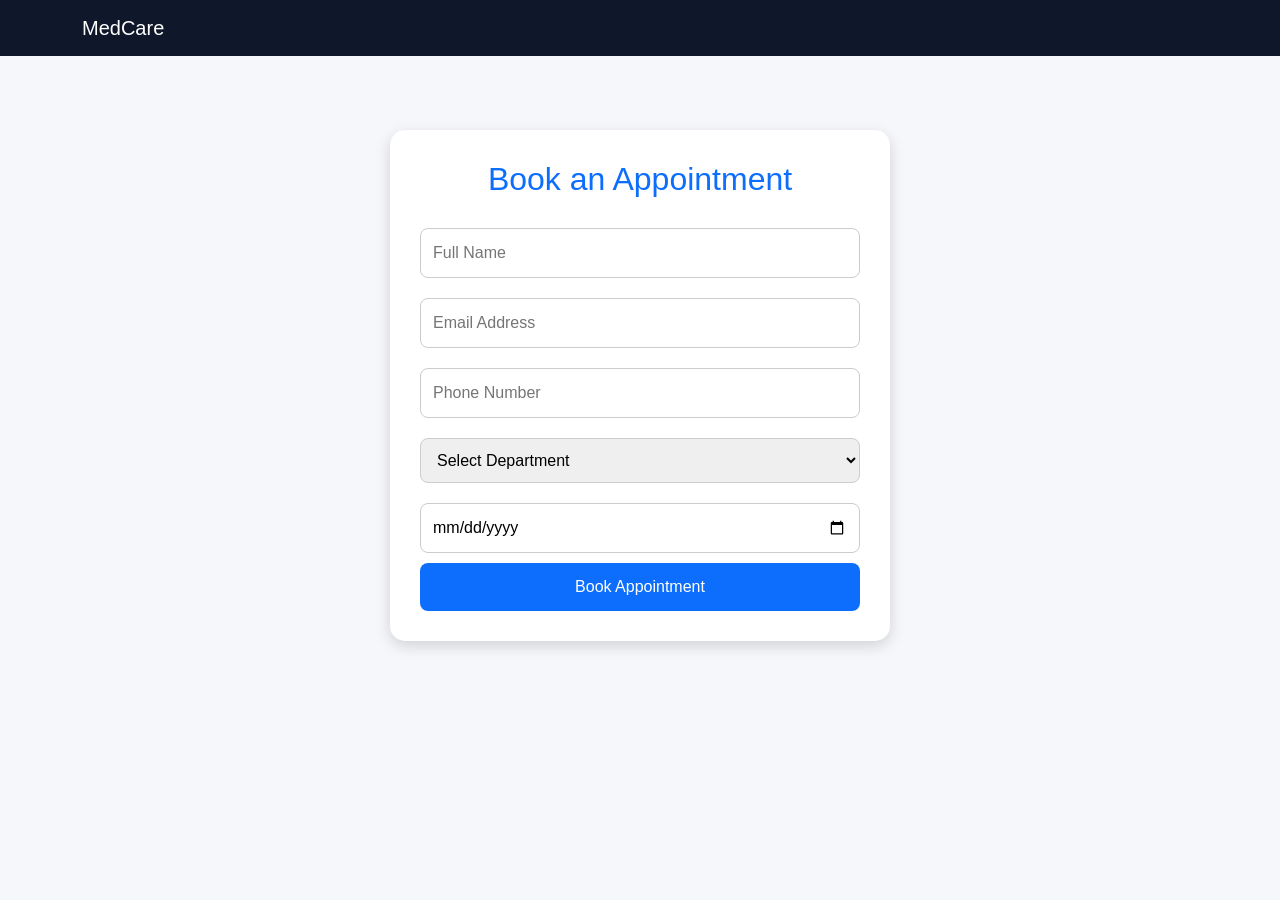
<file: appointment.html>
<!DOCTYPE html>
<html>

<head>

<meta charset="UTF-8">
<meta name="viewport" content="width=device-width, initial-scale=1">

<title>Appointment</title>

<link href="https://cdn.jsdelivr.net/npm/bootstrap@5.3.3/dist/css/bootstrap.min.css" rel="stylesheet">

<link rel="stylesheet" href="css/style.css">

</head>

<body>

<nav class="navbar navbar-dark">
<div class="container">
<a class="navbar-brand" href="index.html">MedCare</a>
</div>
</nav>



<br>

<div id="message"></div>

</section>

<script>

document.getElementById("appointmentForm")
.addEventListener("submit",function(e){

e.preventDefault();

let appointments=
JSON.parse(localStorage.getItem("appointments"))||[];

let data={

name:name.value,
age:age.value,
phone:phone.value,
doctor:doctor.value,
date:date.value

};

appointments.push(data);

localStorage.setItem(
"appointments",
JSON.stringify(appointments)
);

message.innerHTML=
'<div class="alert alert-success">Appointment booked successfully!</div>';

this.reset();

});

</script>
<section class="appointment-form">

    <h2>Book an Appointment</h2>

    <form id="appointmentForm">

        <input type="text" id="name" placeholder="Full Name" required>

        <input type="email" id="email" placeholder="Email Address" required>

        <input type="tel" id="phone" placeholder="Phone Number" required>

        <select id="department" required>
            <option value="">Select Department</option>
            <option>Cardiology</option>
            <option>Neurology</option>
            <option>Orthopedics</option>
            <option>Pediatrics</option>
        </select>

        <input type="date" id="date" required>

        <button type="submit">Book Appointment</button>

    </form>

</section>

</body>

</html>
</file>
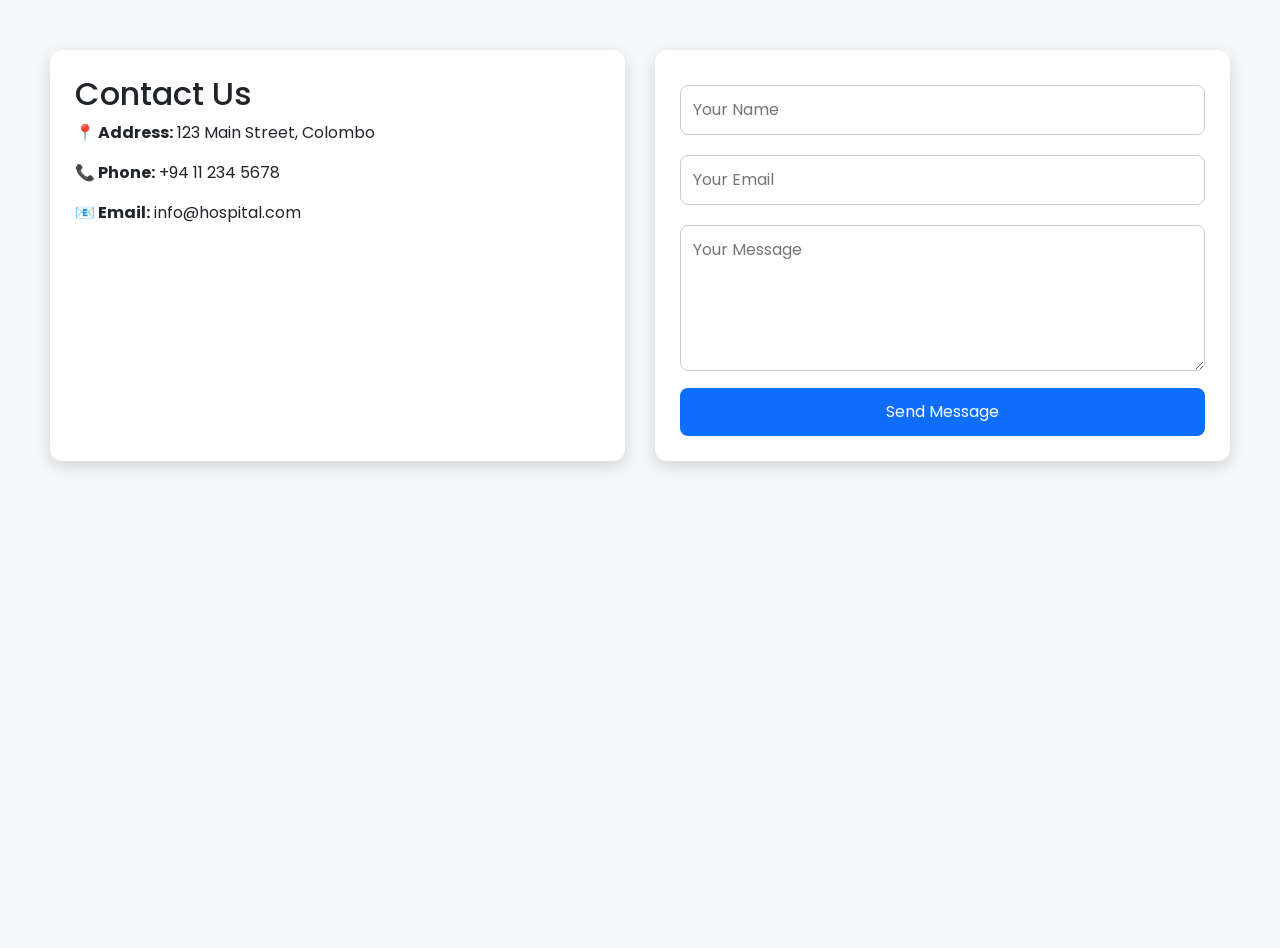
<file: contact.html>
<!DOCTYPE html>
<html lang="en">
<head>
    <meta charset="UTF-8">
    <meta name="viewport" content="width=device-width, initial-scale=1.0">
    <title>Contact | MedCare Hospital</title>

    <!-- Bootstrap -->
    <link href="https://cdn.jsdelivr.net/npm/bootstrap@5.3.3/dist/css/bootstrap.min.css" rel="stylesheet">

    <!-- Font Awesome -->
    <link rel="stylesheet" href="https://cdnjs.cloudflare.com/ajax/libs/font-awesome/6.5.2/css/all.min.css">

    <!-- Google Font -->
    <link href="https://fonts.googleapis.com/css2?family=Poppins:wght@300;400;500;600;700&display=swap" rel="stylesheet">

    <link rel="stylesheet" href="css/style.css">
</head>
<body>

    <!-- Contact Section -->
    <section class="contact-section">

        <div class="contact-info">
            <h2>Contact Us</h2>

            <p><strong>📍 Address:</strong> 123 Main Street, Colombo</p>

            <p><strong>📞 Phone:</strong> +94 11 234 5678</p>

            <p><strong>📧 Email:</strong> info@hospital.com</p>
        </div>

        <div class="contact-form">

            <form id="contactForm">

                <input type="text" id="name" placeholder="Your Name" required>

                <input type="email" id="email" placeholder="Your Email" required>

                <textarea id="message" rows="5" placeholder="Your Message" required></textarea>

                <button type="submit">Send Message</button>

            </form>

        </div>

    </section>

    <!-- Google Map -->
    <div class="map">
        <iframe
            src="https://www.google.com/maps?q=Colombo&output=embed"
            width="100%"
            height="350"
            style="border:0;"
            loading="lazy">
        </iframe>
    </div>

</body>
</html>
</file>
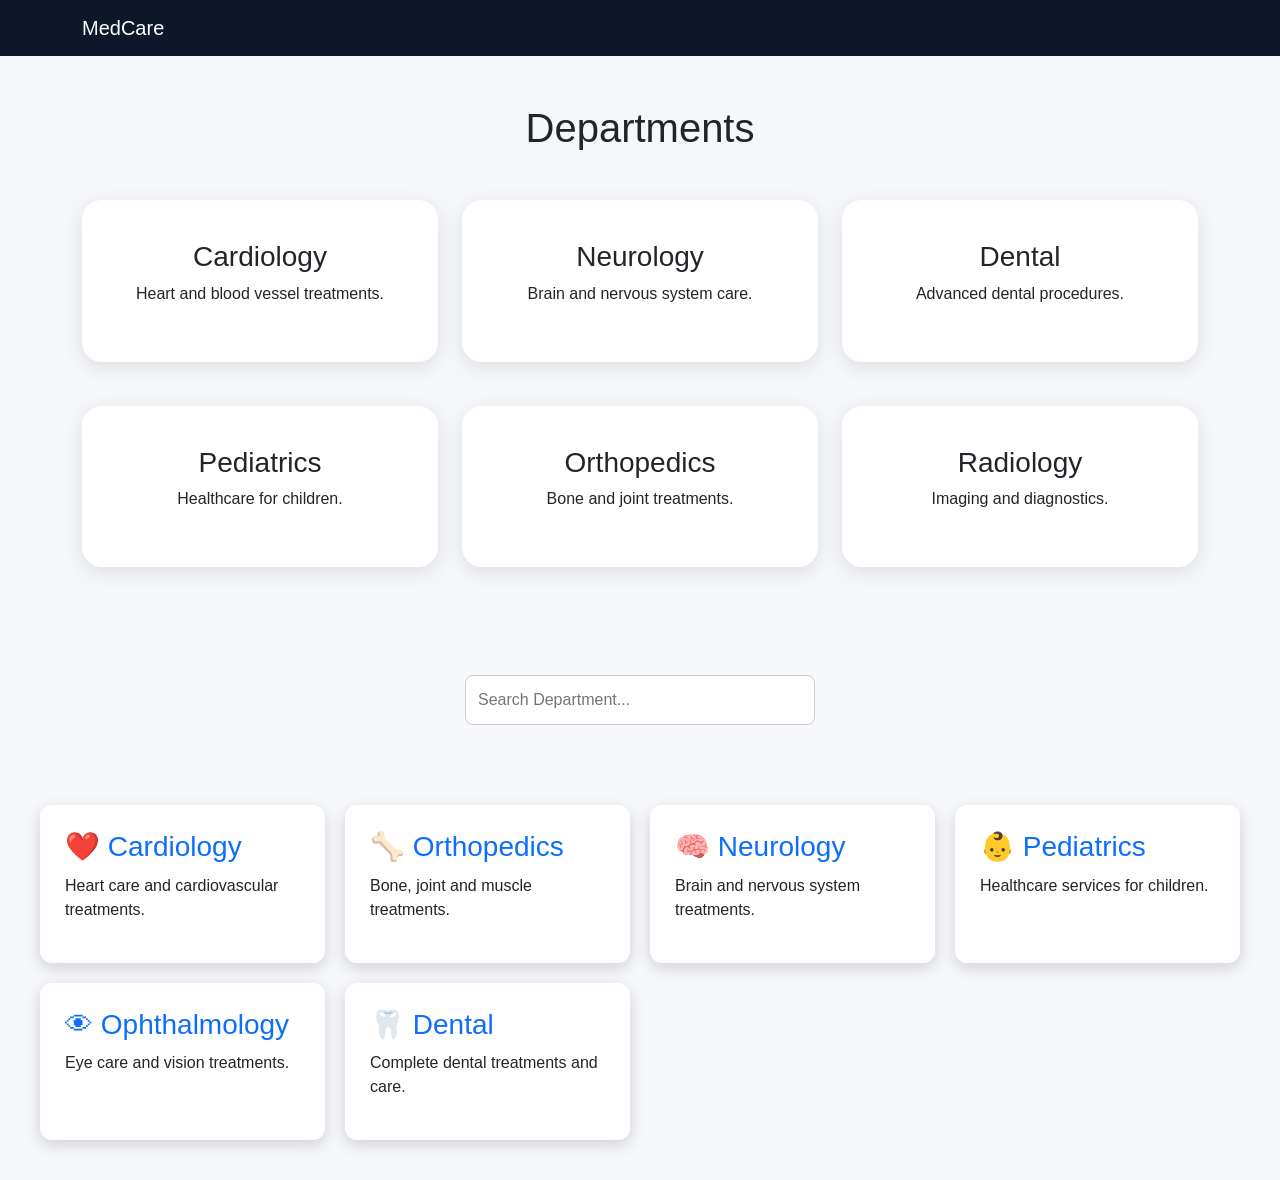
<file: departments.html>
<!DOCTYPE html>
<html>
<head>

<meta charset="UTF-8">
<meta name="viewport" content="width=device-width, initial-scale=1">

<title>Departments</title>

<link href="https://cdn.jsdelivr.net/npm/bootstrap@5.3.3/dist/css/bootstrap.min.css" rel="stylesheet">

<link rel="stylesheet" href="css/style.css">

</head>

<body>

<nav class="navbar navbar-dark">
<div class="container">
<a class="navbar-brand" href="index.html">MedCare</a>
</div>
</nav>

<section class="container py-5">

<h1 class="text-center mb-5">
Departments
</h1>

<div class="row">

<div class="col-md-4">
<div class="service-card">

<h3>Cardiology</h3>

<p>
Heart and blood vessel treatments.
</p>

</div>
</div>


<div class="col-md-4">
<div class="service-card">

<h3>Neurology</h3>

<p>
Brain and nervous system care.
</p>

</div>
</div>


<div class="col-md-4">
<div class="service-card">

<h3>Dental</h3>

<p>
Advanced dental procedures.
</p>

</div>
</div>


<div class="col-md-4 mt-4">
<div class="service-card">

<h3>Pediatrics</h3>

<p>
Healthcare for children.
</p>

</div>
</div>


<div class="col-md-4 mt-4">
<div class="service-card">

<h3>Orthopedics</h3>

<p>
Bone and joint treatments.
</p>

</div>
</div>


<div class="col-md-4 mt-4">
<div class="service-card">

<h3>Radiology</h3>

<p>
Imaging and diagnostics.
</p>

</div>
</div>

</div>

</section>
<!-- Department Search -->
<section class="department-search">
    <input type="text" id="searchDepartment" placeholder="Search Department...">
</section>

<!-- Department Cards -->
<section class="departments-container">

    <div class="department-card">
        <h3>❤️ Cardiology</h3>
        <p>Heart care and cardiovascular treatments.</p>
    </div>

    <div class="department-card">
        <h3>🦴 Orthopedics</h3>
        <p>Bone, joint and muscle treatments.</p>
    </div>

    <div class="department-card">
        <h3>🧠 Neurology</h3>
        <p>Brain and nervous system treatments.</p>
    </div>

    <div class="department-card">
        <h3>👶 Pediatrics</h3>
        <p>Healthcare services for children.</p>
    </div>

    <div class="department-card">
        <h3>👁 Ophthalmology</h3>
        <p>Eye care and vision treatments.</p>
    </div>

    <div class="department-card">
        <h3>🦷 Dental</h3>
        <p>Complete dental treatments and care.</p>
    </div>

</section>

</body>
</html>
</file>
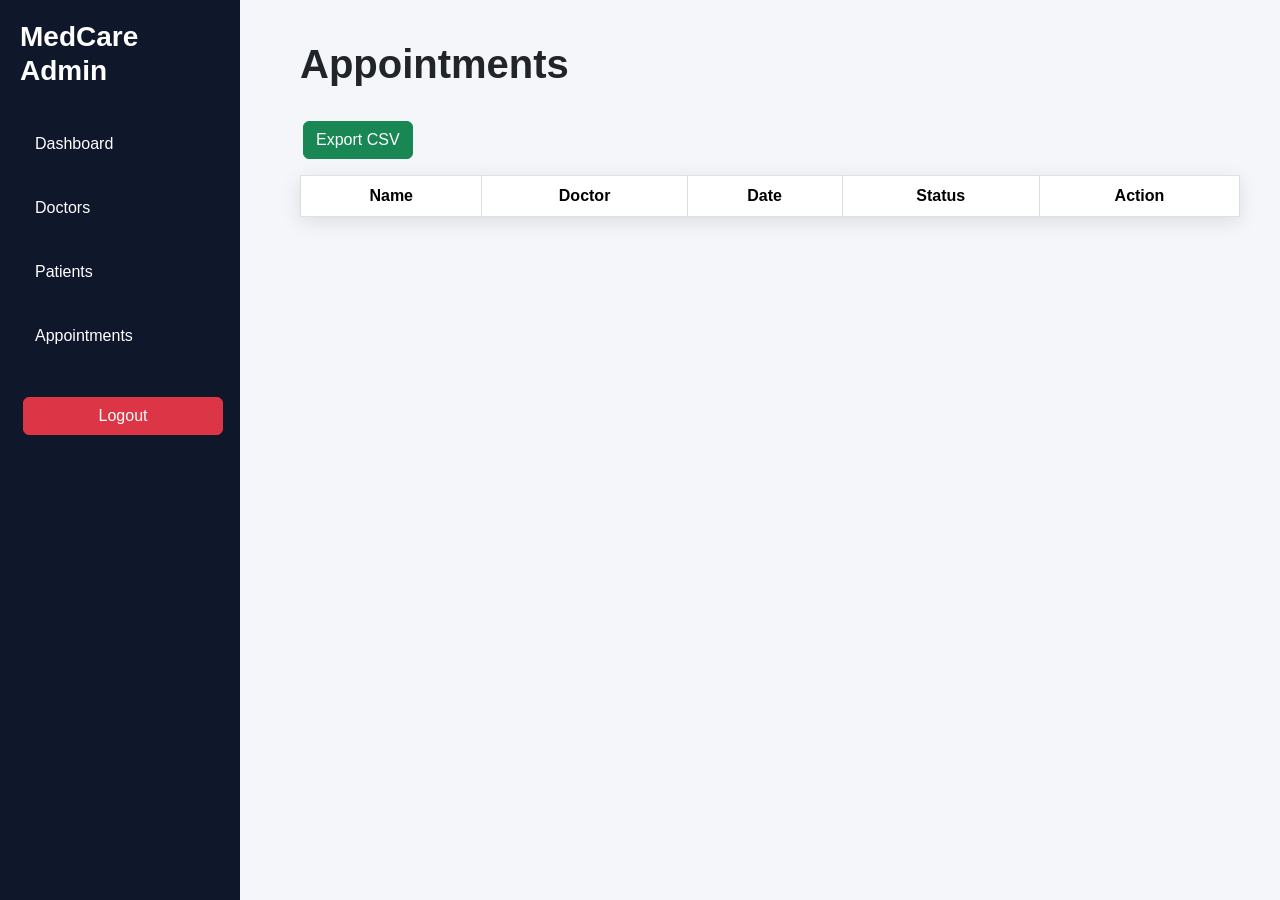
<file: admin/appointments.html>
<!DOCTYPE html>
<html>
<head>

<meta charset="UTF-8">
<meta name="viewport" content="width=device-width, initial-scale=1">

<title>Appointments</title>

<link href="https://cdn.jsdelivr.net/npm/bootstrap@5.3.3/dist/css/bootstrap.min.css" rel="stylesheet">
<link rel="stylesheet" href="../css/admin.css">

</head>
<body>

<div class="sidebar">

<h3>MedCare Admin</h3>

<a href="dashboard.html">Dashboard</a>
<a href="doctors.html">Doctors</a>
<a href="patients.html">Patients</a>
<a href="appointments.html">Appointments</a>

<button class="btn btn-danger mt-4 w-100" onclick="logout()">
Logout
</button>

</div>

<div class="content">

<h1>Appointments</h1>

<button
class="btn btn-success mb-3"
onclick="exportCSV()">

Export CSV

</button>

<table class="table table-bordered">

<thead>

<tr>

<th>Name</th>
<th>Doctor</th>
<th>Date</th>
<th>Status</th>
<th>Action</th>

</tr>

</thead>

<tbody id="appointmentTable">

</tbody>

</table>

</div>

<script src="../js/admin.js"></script>

</body>
</html>
</file>
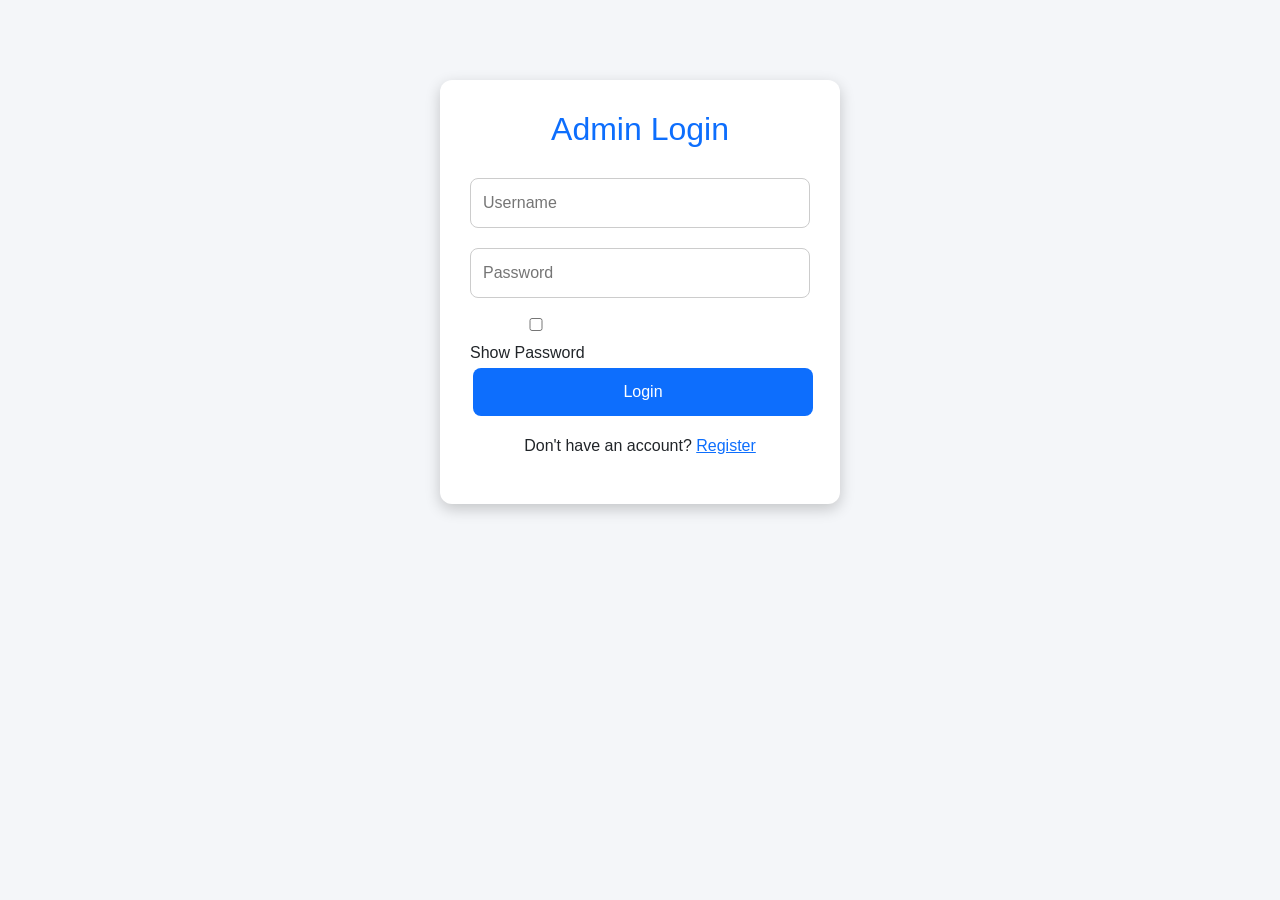
<file: admin/dashboard.html>
<!DOCTYPE html>
<html>
<head>

<meta charset="UTF-8">

<meta name="viewport"
content="width=device-width, initial-scale=1">

<title>Dashboard</title>

<link href="https://cdn.jsdelivr.net/npm/bootstrap@5.3.3/dist/css/bootstrap.min.css" rel="stylesheet">

<link rel="stylesheet"
href="https://cdnjs.cloudflare.com/ajax/libs/font-awesome/6.5.2/css/all.min.css">

<link rel="stylesheet" href="../css/admin.css">

</head>
<body>

<div class="sidebar">

<h3>MedCare Admin</h3>

<a href="dashboard.html">
<i class="fa fa-chart-line"></i>
Dashboard
</a>

<a href="doctors.html">
<i class="fa fa-user-doctor"></i>
Doctors
</a>

<a href="patients.html">
<i class="fa fa-users"></i>
Patients
</a>

<a href="appointments.html">
<i class="fa fa-calendar"></i>
Appointments
</a>

</div>


<div class="content">

<h1>Dashboard</h1>

<div class="row mt-5">

<div class="col-md-4">
<div class="card stat-card">

<h3 id="totalAppointments">0</h3>

<p>Total Appointments</p>

</div>
</div>


<div class="col-md-4">
<div class="card stat-card">

<h3 id="totalPatients">0</h3>

<p>Total Patients</p>

</div>
</div>


<div class="col-md-4">
<div class="card stat-card">

<h3>25</h3>

<p>Doctors</p>

</div>
</div>

</div>

</div>
<div class="dashboard">

    <h2>Admin Dashboard</h2>

    <div class="dashboard-cards">

        <div class="card">
            <h3>Total Patients</h3>
            <h1>250</h1>
        </div>

        <div class="card">
            <h3>Total Doctors</h3>
            <h1>45</h1>
        </div>

        <div class="card">
            <h3>Appointments</h3>
            <h1>120</h1>
        </div>

        <div class="card">
            <h3>Departments</h3>
            <h1>12</h1>
        </div>

    </div>

</div>

<script src="../js/admin.js"></script>

</body>
</html>
</file>
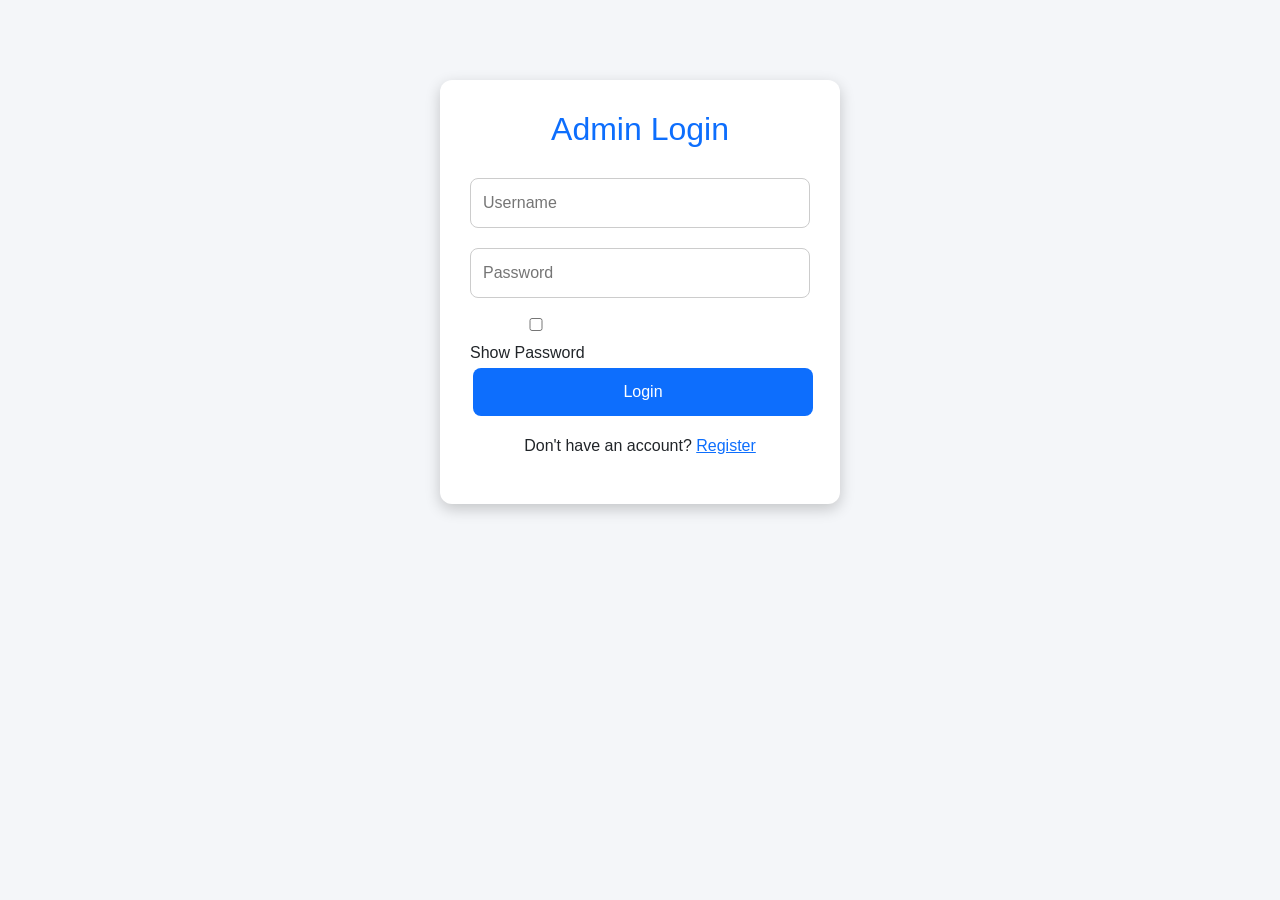
<file: admin/doctors.html>
<!DOCTYPE html>
<html>
<head>

<meta charset="UTF-8">

<title>Doctors</title>

<link href="https://cdn.jsdelivr.net/npm/bootstrap@5.3.3/dist/css/bootstrap.min.css" rel="stylesheet">

<link rel="stylesheet" href="../css/admin.css">

</head>
<body>

<div class="sidebar">

<h3>MedCare Admin</h3>

<a href="dashboard.html">Dashboard</a>

<a href="doctors.html">Doctors</a>

</div>


<div class="content">

<h1>Manage Doctors</h1>

<input
type="text"
id="doctorName"
class="form-control mb-3"
placeholder="Doctor Name">

<input
type="text"
id="specialization"
class="form-control mb-3"
placeholder="Specialization">

<button class="btn btn-primary"
onclick="addDoctor()">

Add Doctor

</button>

<hr>

<table class="table table-bordered">

<thead>

<tr>

<th>Name</th>

<th>Specialization</th>

<th>Action</th>

</tr>

</thead>

<tbody id="doctorTable">

</tbody>

</table>

</div>

<script src="../js/admin.js"></script>

</body>
</html>
</file>
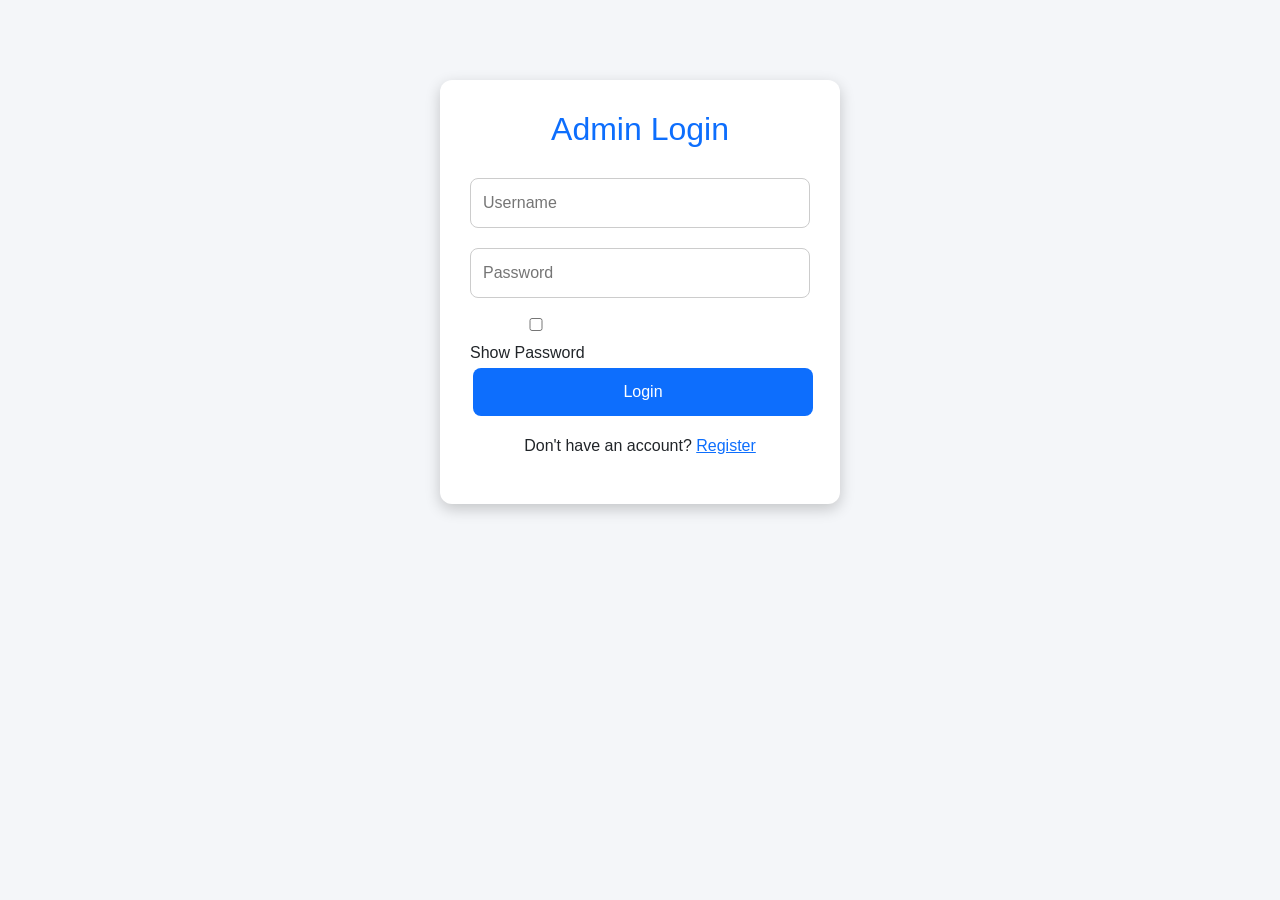
<file: admin/login.html>
<!DOCTYPE html>
<html>
<head>

<meta charset="UTF-8">
<meta name="viewport" content="width=device-width, initial-scale=1">

<title>Admin Login</title>

<link href="https://cdn.jsdelivr.net/npm/bootstrap@5.3.3/dist/css/bootstrap.min.css" rel="stylesheet">
<link rel="stylesheet" href="../css/admin.css">

</head>

<p id="error" class="text-danger mt-3"></p>

</div>
<div class="login-container">

    <h2>Admin Login</h2>

    <form id="loginForm">

        <input type="text" id="username" placeholder="Username" required>

        <input type="password" id="password" placeholder="Password" required>

        <label>
            <input type="checkbox" id="showPassword">
            Show Password
        </label>

        <button type="submit">Login</button>

        <p>
            Don't have an account?
            <a href="register.html">Register</a>
        </p>

    </form>

</div>

<script>

document.getElementById("loginForm")
.addEventListener("submit",(e)=>{

e.preventDefault();

let user=username.value;
let pass=password.value;

if(user==="admin" && pass==="admin123"){

localStorage.setItem("admin","true");

window.location="dashboard.html";

}
else{

error.innerHTML="Invalid Username or Password";

}

});

</script>

</body>
</html>
</file>
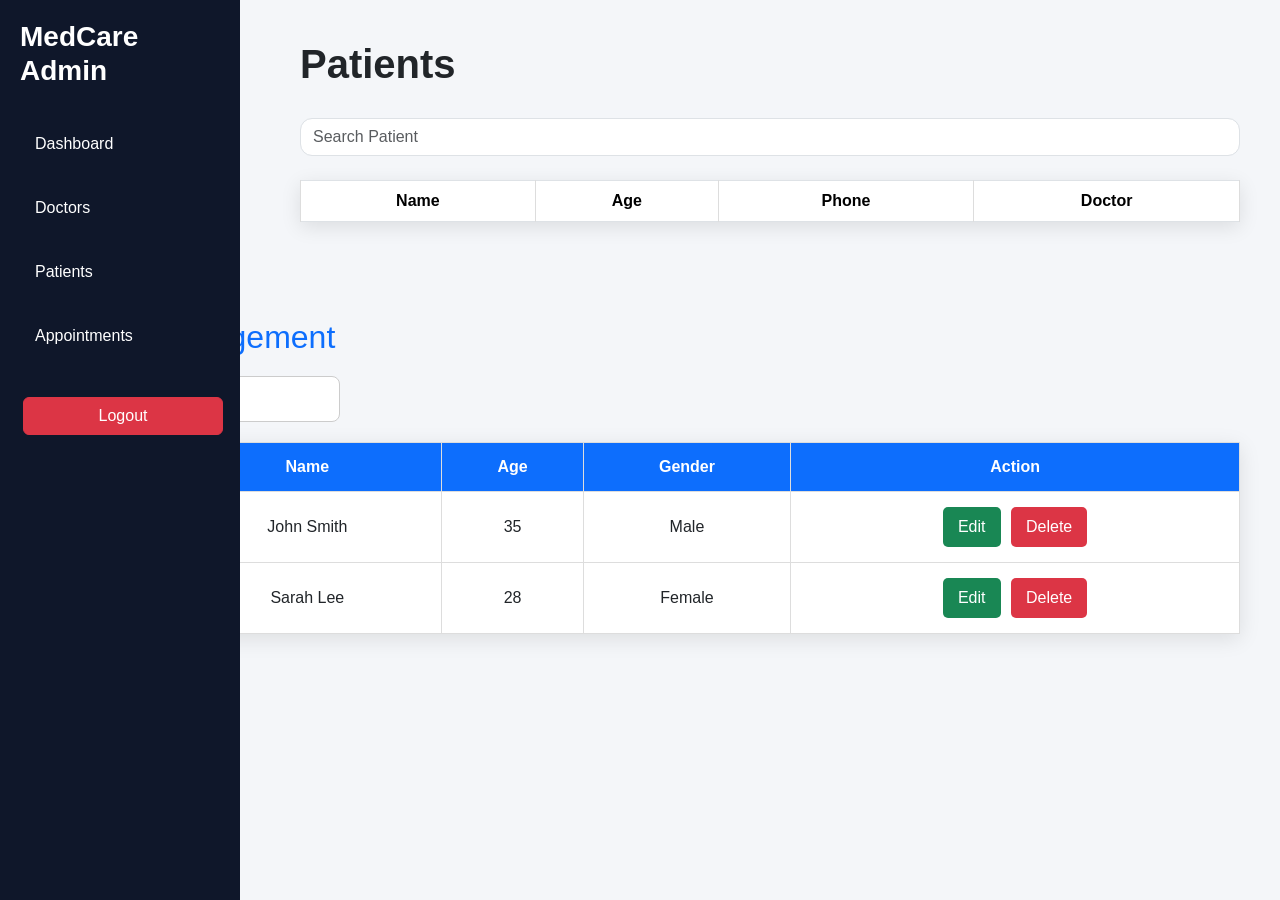
<file: admin/patients.html>
<!DOCTYPE html>
<html>
<head>

<meta charset="UTF-8">
<meta name="viewport" content="width=device-width, initial-scale=1">

<title>Patients</title>

<link href="https://cdn.jsdelivr.net/npm/bootstrap@5.3.3/dist/css/bootstrap.min.css" rel="stylesheet">
<link rel="stylesheet" href="../css/admin.css">

</head>
<body>

<div class="sidebar">

<h3>MedCare Admin</h3>

<a href="dashboard.html">Dashboard</a>
<a href="doctors.html">Doctors</a>
<a href="patients.html">Patients</a>
<a href="appointments.html">Appointments</a>

<button class="btn btn-danger mt-4 w-100" onclick="logout()">
Logout
</button>

</div>


<div class="content">

<h1>Patients</h1>

<input
type="text"
id="searchPatient"
class="form-control mb-4"
placeholder="Search Patient">

<table class="table table-bordered table-striped">

<thead>

<tr>
<th>Name</th>
<th>Age</th>
<th>Phone</th>
<th>Doctor</th>
</tr>

</thead>

<tbody id="patientTable">

</tbody>

</table>

</div>

<script src="../js/admin.js"></script>
<div class="patient-management">

    <h2>Patient Management</h2>

    <input type="text" id="searchPatient" placeholder="Search Patient...">

    <table>

        <thead>
            <tr>
                <th>ID</th>
                <th>Name</th>
                <th>Age</th>
                <th>Gender</th>
                <th>Action</th>
            </tr>
        </thead>

        <tbody id="patientTable">

            <tr>
                <td>001</td>
                <td>John Smith</td>
                <td>35</td>
                <td>Male</td>
                <td>
                    <button>Edit</button>
                    <button>Delete</button>
                </td>
            </tr>

            <tr>
                <td>002</td>
                <td>Sarah Lee</td>
                <td>28</td>
                <td>Female</td>
                <td>
                    <button>Edit</button>
                    <button>Delete</button>
                </td>
            </tr>

        </tbody>

    </table>

</div>
</body>
</html>
</file>
<file: css/style.css>
*{
margin:0;
padding:0;
box-sizing:border-box;
font-family:'Poppins',sans-serif;
}

body{
background:#f5f7fa;
}

.navbar{
background:#0f172a;
}

.hero{
padding:150px 0 80px;
}

.hero h1{
font-size:60px;
font-weight:700;
color:#f5f7fa;
}

.hero p{
font-size:20px;
margin:20px 0;
}

.hero-image{
width:100%;
border-radius:25px;
box-shadow:0 15px 30px rgba(0,0,0,.2);
}

.hero{
    height:80vh;
    background:linear-gradient(rgba(0,0,0,.5),rgba(0,0,0,.5)),
    url("https://i.pinimg.com/1200x/4b/10/25/4b1025d620e54fd33a8cffe8e66af490.jpg") center/cover;
    display:flex;
    justify-content:center;
    align-items:center;
    text-align:center;
    color:white;
}

.hero-content h1{
    font-size:50px;
}

.hero-content p{
    margin:20px 0;
    font-size:18px;
}

.btn{
    display:inline-block;
    padding:12px 30px;
    margin:10px;
    background:#0d6efd;
    color:white;
    text-decoration:none;
    border-radius:30px;
}

.btn2{
    background:#198754;
}

.stats{
    display:grid;
    grid-template-columns:repeat(auto-fit,minmax(200px,1fr));
    gap:20px;
    padding:60px;
}

.card{
    background:white;
    text-align:center;
    padding:30px;
    border-radius:15px;
    box-shadow:0 5px 15px rgba(0,0,0,.2);
}

.card h2{
    color:#0d6efd;
    font-size:40px;
}


.section-title{
text-align:center;
margin-bottom:50px;
font-weight:700;
color:#0f172a;
}

.services{
padding:80px 0;
}

.service-card{
background:white;
padding:40px;
border-radius:20px;
text-align:center;
box-shadow:0 5px 20px rgba(0,0,0,.1);
transition:.4s;
margin-bottom:20px;
}

.service-card:hover{
transform:translateY(-10px);
}

.service-card i{
font-size:50px;
color:#2563eb;
margin-bottom:20px;
}

.doctors{
padding:80px 0;
background:white;
}

.doctor-card{
background:#f8fafc;
padding:25px;
border-radius:20px;
text-align:center;
box-shadow:0 5px 20px rgba(0,0,0,.1);
}

.doctor-card img{
width:100%;
height:300px;
object-fit:cover;
border-radius:20px;
}

.stats{
padding:80px 0;
background:#2563eb;
color:white;
text-align:center;
}

.stats h1{
font-size:55px;
font-weight:700;
}

footer{
background:#0f172a;
color:white;
padding:20px;
text-align:center;
}

@media(max-width:768px){

.hero h1{
font-size:40px;
}

.hero{
text-align:center;
}

}
.doctor-search{
    text-align:center;
    margin:40px 0;
}

.doctor-search input{
    width:350px;
    padding:12px;
    border:1px solid #ccc;
    border-radius:8px;
}

.doctor-container{
    display:grid;
    grid-template-columns:repeat(auto-fit,minmax(250px,1fr));
    gap:25px;
    padding:40px;
}

.doctor-card{
    background:#fff;
    text-align:center;
    padding:20px;
    border-radius:15px;
    box-shadow:0 5px 15px rgba(0,0,0,.15);
    transition:.3s;
}

.doctor-card:hover{
    transform:translateY(-8px);
}

.doctor-card img{
    width:120px;
    height:120px;
    border-radius:50%;
    object-fit:cover;
    margin-bottom:15px;
}

.available{
    background:#28a745;
    color:#fff;
    padding:5px 12px;
    border-radius:20px;
}

.busy{
    background:#dc3545;
    color:#fff;
    padding:5px 12px;
    border-radius:20px;
}
.contact-section{
    display:grid;
    grid-template-columns:repeat(auto-fit,minmax(300px,1fr));
    gap:30px;
    padding:50px;
}

.contact-info,
.contact-form{
    background:#fff;
    padding:25px;
    border-radius:12px;
    box-shadow:0 5px 15px rgba(0,0,0,.15);
}

.contact-form input,
.contact-form textarea{
    width:100%;
    padding:12px;
    margin:10px 0;
    border:1px solid #ccc;
    border-radius:8px;
}

.contact-form button{
    width:100%;
    padding:12px;
    background:#0d6efd;
    color:#fff;
    border:none;
    border-radius:8px;
    cursor:pointer;
}

.contact-form button:hover{
    background:#084298;
}

.map{
    margin:40px;
}
.department-search{
    text-align:center;
    margin:40px 0;
}

.department-search input{
    width:350px;
    padding:12px;
    border:1px solid #ccc;
    border-radius:8px;
}

.departments-container{
    display:grid;
    grid-template-columns:repeat(auto-fit,minmax(250px,1fr));
    gap:20px;
    padding:40px;
}

.department-card{
    background:#fff;
    padding:25px;
    border-radius:12px;
    box-shadow:0 5px 15px rgba(0,0,0,.15);
    transition:.3s;
}

.department-card:hover{
    transform:translateY(-8px);
}

.department-card h3{
    color:#0d6efd;
    margin-bottom:10px;
}
.appointment-form{
    width:500px;
    max-width:90%;
    margin:50px auto;
    background:#fff;
    padding:30px;
    border-radius:15px;
    box-shadow:0 5px 15px rgba(0,0,0,.15);
}

.appointment-form h2{
    text-align:center;
    color:#0d6efd;
    margin-bottom:20px;
}

.appointment-form input,
.appointment-form select{
    width:100%;
    padding:12px;
    margin:10px 0;
    border:1px solid #ccc;
    border-radius:8px;
}

.appointment-form button{
    width:100%;
    padding:12px;
    background:#0d6efd;
    color:white;
    border:none;
    border-radius:8px;
    cursor:pointer;
}

.appointment-form button:hover{
    background:#084298;
}
.about-section{
    display:flex;
    align-items:center;
    justify-content:space-between;
    gap:40px;
    padding:60px;
    flex-wrap:wrap;
}

.about-text{
    flex:1;
}

.about-text h2{
    color:#0d6efd;
    margin-bottom:20px;
}

.about-image img{
    width:450px;
    border-radius:15px;
}

.mission{
    display:grid;
    grid-template-columns:repeat(auto-fit,minmax(250px,1fr));
    gap:20px;
    padding:40px 60px;
}

.box{
    background:#fff;
    padding:25px;
    border-radius:12px;
    box-shadow:0 5px 15px rgba(0,0,0,.15);
    transition:.3s;
}

.box:hover{
    transform:translateY(-8px);
}
</file>
<file: css/admin.css>
body{
margin:0;
font-family:Poppins,sans-serif;
background:#f4f6f9;
}

.login-body{
display:flex;
justify-content:center;
align-items:center;
height:100vh;
background:#2563eb;
}

.login-box{
width:400px;
background:white;
padding:40px;
border-radius:20px;
box-shadow:0 10px 30px rgba(0,0,0,.2);
}

.sidebar{
position:fixed;
left:0;
top:0;
width:240px;
height:100vh;
background:#0f172a;
padding:20px;
}

.sidebar h3{
color:white;
margin-bottom:30px;
}

.sidebar a{
display:block;
color:white;
text-decoration:none;
padding:15px;
border-radius:10px;
margin-bottom:10px;
}

.sidebar a:hover{
background:#2563eb;
}

.content{
margin-left:260px;
padding:40px;
}

.stat-card{
padding:40px;
text-align:center;
border:none;
border-radius:20px;
box-shadow:0 5px 20px rgba(0,0,0,.1);
}

h3{
font-weight:700;
}
table{
background:white;
box-shadow:0 5px 20px rgba(0,0,0,.1);
}

.content h1{
font-weight:700;
margin-bottom:30px;
}

.form-control{
border-radius:12px;
}

.form-select{
border-radius:10px;
}
.dashboard{
    padding:40px;
}

.dashboard h2{
    text-align:center;
    margin-bottom:30px;
    color:#0d6efd;
}

.dashboard-cards{
    display:grid;
    grid-template-columns:repeat(auto-fit,minmax(220px,1fr));
    gap:20px;
}

.card{
    background:#fff;
    padding:25px;
    border-radius:12px;
    text-align:center;
    box-shadow:0 5px 15px rgba(0,0,0,.15);
    transition:.3s;
}

.card:hover{
    transform:translateY(-8px);
}

.card h1{
    color:#0d6efd;
    margin-top:10px;
}
.login-container{
    width:400px;
    margin:80px auto;
    padding:30px;
    background:#fff;
    border-radius:12px;
    box-shadow:0 5px 15px rgba(0,0,0,.2);
}

.login-container h2{
    text-align:center;
    color:#0d6efd;
    margin-bottom:20px;
}

.login-container input{
    width:100%;
    padding:12px;
    margin:10px 0;
    border:1px solid #ccc;
    border-radius:8px;
}

.login-container button{
    width:100%;
    padding:12px;
    background:#0d6efd;
    color:white;
    border:none;
    border-radius:8px;
    cursor:pointer;
}

.login-container button:hover{
    background:#084298;
}

.login-container p{
    text-align:center;
    margin-top:15px;
}
.patient-management{
    padding:40px;
}

.patient-management h2{
    color:#0d6efd;
    margin-bottom:20px;
}

.patient-management input{
    width:300px;
    padding:10px;
    margin-bottom:20px;
    border:1px solid #ccc;
    border-radius:8px;
}

table{
    width:100%;
    border-collapse:collapse;
}

table th,
table td{
    padding:12px;
    border:1px solid #ddd;
    text-align:center;
}

table th{
    background:#0d6efd;
    color:white;
}

button{
    padding:8px 15px;
    margin:3px;
    border:none;
    border-radius:5px;
    cursor:pointer;
}

button:first-child{
    background:#198754;
    color:white;
}

button:last-child{
    background:#dc3545;
    color:white;
}
</file>
